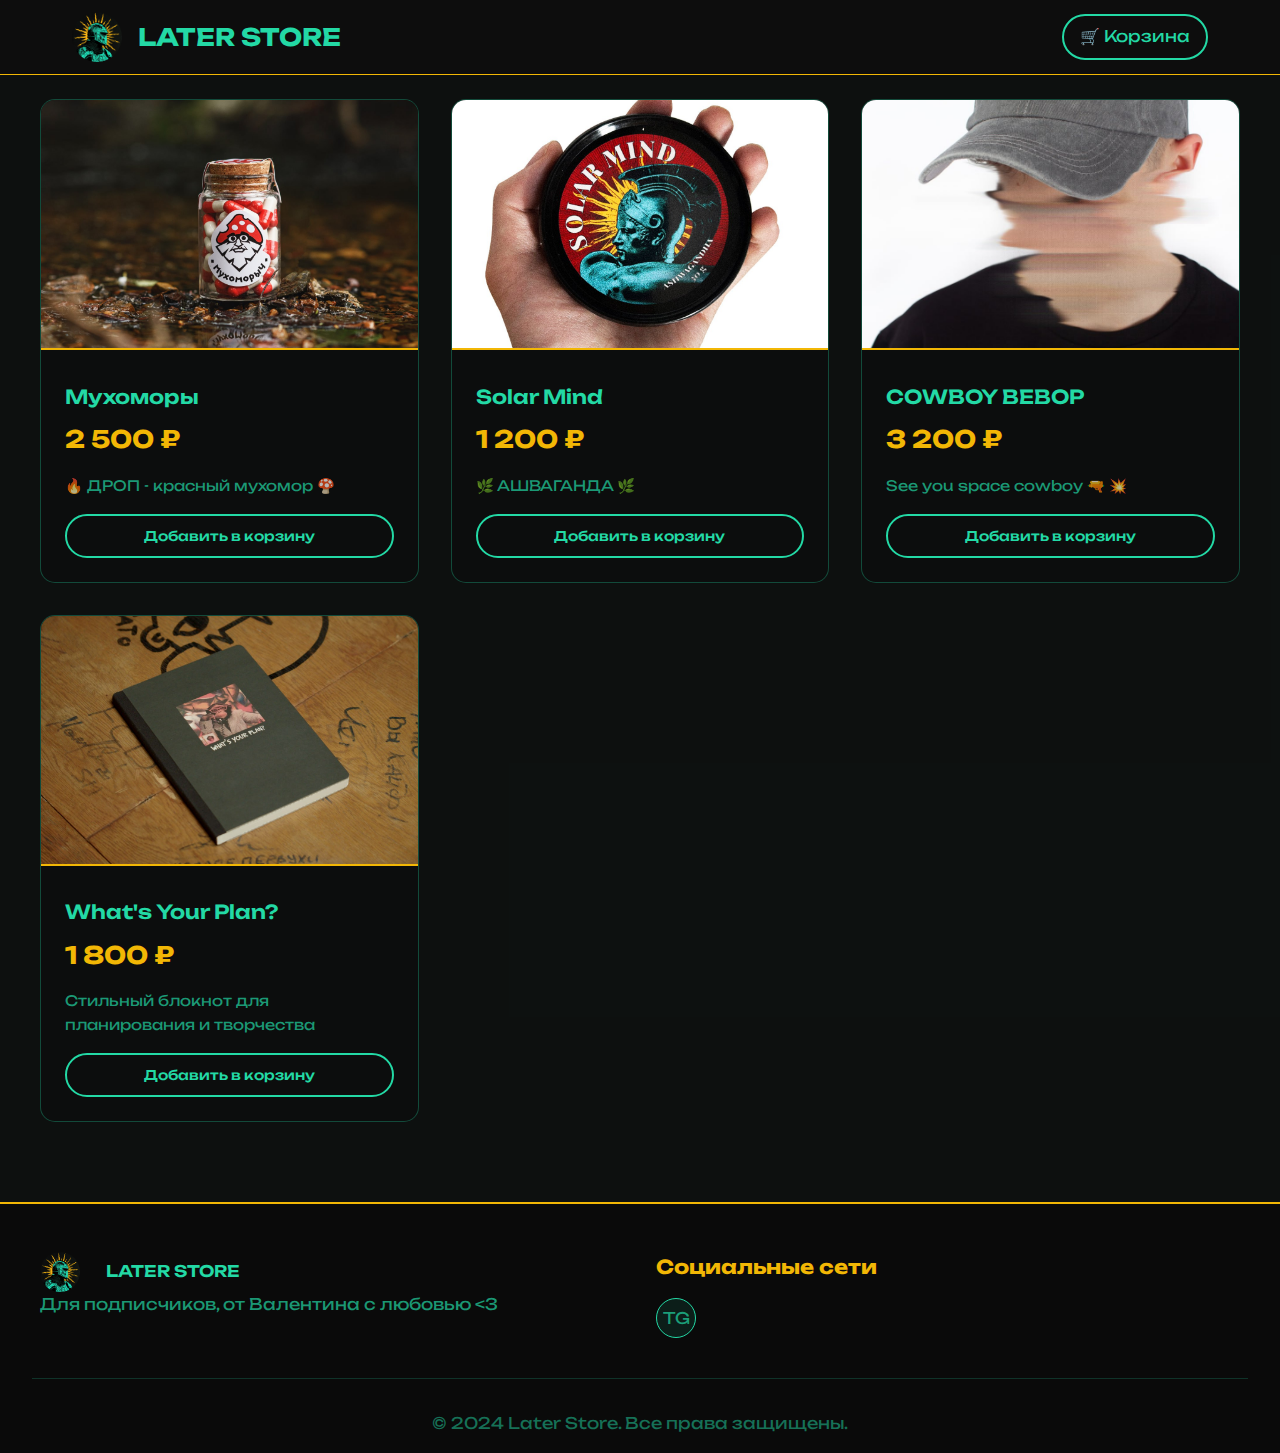
<file: index.html>
<!DOCTYPE html>
<html lang="ru">
<head>
    <meta charset="UTF-8">
    <meta name="viewport" content="width=device-width, initial-scale=1.0">
    <title>Later Store</title>
    <link href="https://fonts.googleapis.com/css2?family=Unbounded:wght@300;400;500;600;700&display=swap" rel="stylesheet">
    <link rel="stylesheet" href="styles.css">
</head>
<body>
    <header class="header">
        <nav class="nav-container">
            <div class="logo">
                <img src="images/photo_2025-08-10_15-26-32.jpg" alt="Later Store Logo">
                <span class="logo-text">LATER STORE</span>
            </div>
            
            <a href="cart.html" class="cart-icon">🛒 Корзина <span id="cart-count" class="cart-count-badge">0</span></a>
        </nav>
    </header>

    <section class="featured-products">
        <div class="products-container">
            <div class="products-grid">
                <a href="muhomory.html" class="product-card-link">
                    <div class="product-card">
                        <img src="images/photo_2025-08-10_15-23-39.jpg" alt="Мухоморы" class="product-image">
                        <div class="product-info">
                            <h3 class="product-title">Мухоморы</h3>
                            <div class="product-price">2 500 ₽</div>
                            <p class="product-description">🔥 ДРОП - красный мухомор 🍄 </p>
                            <button 
                                class="add-to-cart-btn add-to-cart"
                                data-product-id="muhomory"
                                data-product-name="Мухоморы"
                                data-product-price="2500"
                                data-product-image="images/photo_2025-08-10_15-23-39.jpg"
                            >
                                Добавить в корзину
                            </button>
                        </div>
                    </div>
                </a>

                <a href="ashwa.html" class="product-card-link">
                    <div class="product-card">
                        <img src="images/photo_2025-08-10_15-24-24.jpg" alt="Solar Mind Patch" class="product-image">
                        <div class="product-info">
                            <h3 class="product-title">Solar Mind</h3>
                            <div class="product-price">1 200 ₽</div>
                            <p class="product-description">🌿 АШВАГАНДА 🌿</p>
                            <button 
                                class="add-to-cart-btn add-to-cart"
                                data-product-id="solar-mind"
                                data-product-name="Solar Mind"
                                data-product-price="1200"
                                data-product-image="images/photo_2025-08-10_15-24-24.jpg"
                            >
                                Добавить в корзину
                            </button>
                        </div>
                    </div>
                </a>

                <a href="kepka-cowboy-bebop.html" class="product-card-link">
                    <div class="product-card">
                        <img src="images/photo_2025-08-10_15-18-03.jpg" alt="Japanese Style Cap" class="product-image">
                        <div class="product-info">
                            <h3 class="product-title">COWBOY BEBOP</h3>
                            <div class="product-price">3 200 ₽</div>
                            <p class="product-description">See you space cowboy 🔫 💥</p>
                            <button 
                                class="add-to-cart-btn add-to-cart"
                                data-product-id="cowboy-bebop-cap"
                                data-product-name="COWBOY BEBOP"
                                data-product-price="3200"
                                data-product-image="images/photo_2025-08-10_15-18-03.jpg"
                            >
                                Добавить в корзину
                            </button>
                        </div>
                    </div>
                </a>

                <a href="whats-your-plan.html" class="product-card-link">
                    <div class="product-card">
                        <img src="images/photo_2025-08-10_15-20-10.jpg" alt="What's Your Plan Notebook" class="product-image">
                        <div class="product-info">
                            <h3 class="product-title">What's Your Plan?</h3>
                            <div class="product-price">1 800 ₽</div>
                            <p class="product-description">Стильный блокнот для планирования и творчества</p>
                            <button 
                                class="add-to-cart-btn add-to-cart"
                                data-product-id="whats-your-plan-notebook"
                                data-product-name="What's Your Plan?"
                                data-product-price="1800"
                                data-product-image="images/photo_2025-08-10_15-20-10.jpg"
                            >
                                Добавить в корзину
                            </button>
                        </div>
                    </div>
                </a>
            </div>
        </div>
    </section>

    <footer class="footer" id="contact">
        <div class="footer-container">
            <div class="footer-section">
                <div class="logo">
                    <img src="images/photo_2025-08-10_15-26-32.jpg" alt="Later Store Logo" style="width: 40px; height: 40px;">
                    <span style="color: #23D9A5; font-weight: 600; margin-left: 10px;">LATER STORE</span>
                </div>
                <p>Для подписчиков, от Валентина с любовью &lt;3</p>
            </div>
            
            <div class="footer-section">
                <h3>Социальные сети</h3>
                <div class="social-links">
                    <a href="https://t.me/latermerch" target="_blank">TG</a>
                </div>
            </div>
        </div>
        
        <div class="footer-bottom">
            <p>&copy; 2024 Later Store. Все права защищены.</p>
        </div>
    </footer>
    <script src="script.js"></script>
</body>
</html>
</file>
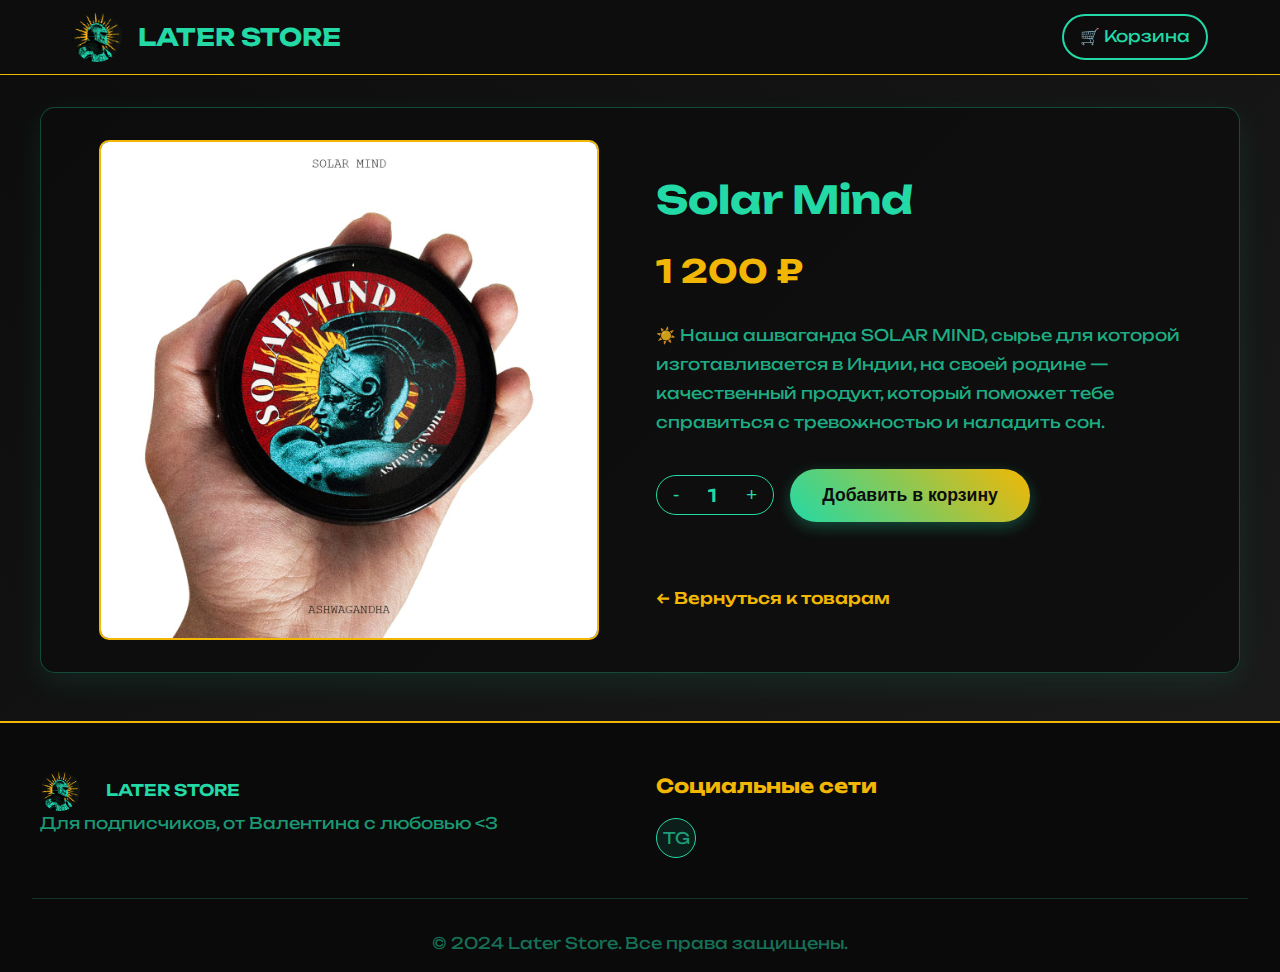
<file: ashwa.html>
<!DOCTYPE html>
<html lang="ru">
<head>
    <meta charset="UTF-8">
    <meta name="viewport" content="width=device-width, initial-scale=1.0">
    <title>Solar Mind - Later Store</title>
    <link href="https://fonts.googleapis.com/css2?family=Unbounded:wght@300;400;500;600;700&display=swap" rel="stylesheet">
    <link rel="stylesheet" href="styles.css">
</head>
<body class="product-detail-page-body">
    <header class="header">
        <nav class="nav-container">
            <div class="logo">
                <img src="images/photo_2025-08-10_15-26-32.jpg" alt="Later Store Logo">
                <span class="logo-text">LATER STORE</span>
            </div>
            
            <a href="cart.html" class="cart-icon">🛒 Корзина <span id="cart-count" class="cart-count-badge">0</span></a>
        </nav>
    </header>

    <section class="product-detail-page">
        <div class="product-detail-container">
            <div class="product-detail-image-wrapper">
                <img src="images/photo_2025-08-10_15-24-24.jpg" alt="Ashwa" class="product-detail-image">
            </div>
            <div class="product-detail-info">
                <h1 class="product-detail-title">Solar Mind</h1>
                <div class="product-detail-price">1 200 ₽</div>
                <p class="product-detail-description">
                    ☀️ Наша ашваганда SOLAR MIND, сырье для которой изготавливается в Индии, на своей родине — качественный продукт, который поможет тебе справиться с тревожностью и наладить сон.
                </p>
                <div class="product-detail-actions">
                    <div class="quantity-selector">
                        <button id="decrease-quantity">-</button>
                        <span id="product-quantity-display">1</span>
                        <button id="increase-quantity">+</button>
                    </div>
                    <button 
                        class="product-detail-add-to-cart" 
                        id="add-to-cart-detail-btn"
                        data-product-id="solar-mind"
                        data-product-name="Solar Mind"
                        data-product-price="1200"
                        data-product-image="images/photo_2025-08-10_15-24-24.jpg"
                    >
                        Добавить в корзину
                    </button>
                </div>
                <a href="index.html" class="back-to-home">← Вернуться к товарам</a>
            </div>
        </div>
    </section>

    <footer class="footer" id="contact">
        <div class="footer-container">
            <div class="footer-section">
                <div class="logo">
                    <img src="images/photo_2025-08-10_15-26-32.jpg" alt="Later Store Logo" style="width: 40px; height: 40px;">
                    <span style="color: #23D9A5; font-weight: 600; margin-left: 10px;">LATER STORE</span>
                </div>
                <p>Для подписчиков, от Валентина с любовью &lt;3</p>
            </div>
            
            <div class="footer-section">
                <h3>Социальные сети</h3>
                <div class="social-links">
                    <a href="https://t.me/latermerch" target="_blank">TG</a>
                </div>
            </div>
        </div>
        
        <div class="footer-bottom">
            <p>&copy; 2024 Later Store. Все права защищены.</p>
        </div>
    </footer>
    <script src="script.js"></script>
</body>
</html>
</file>
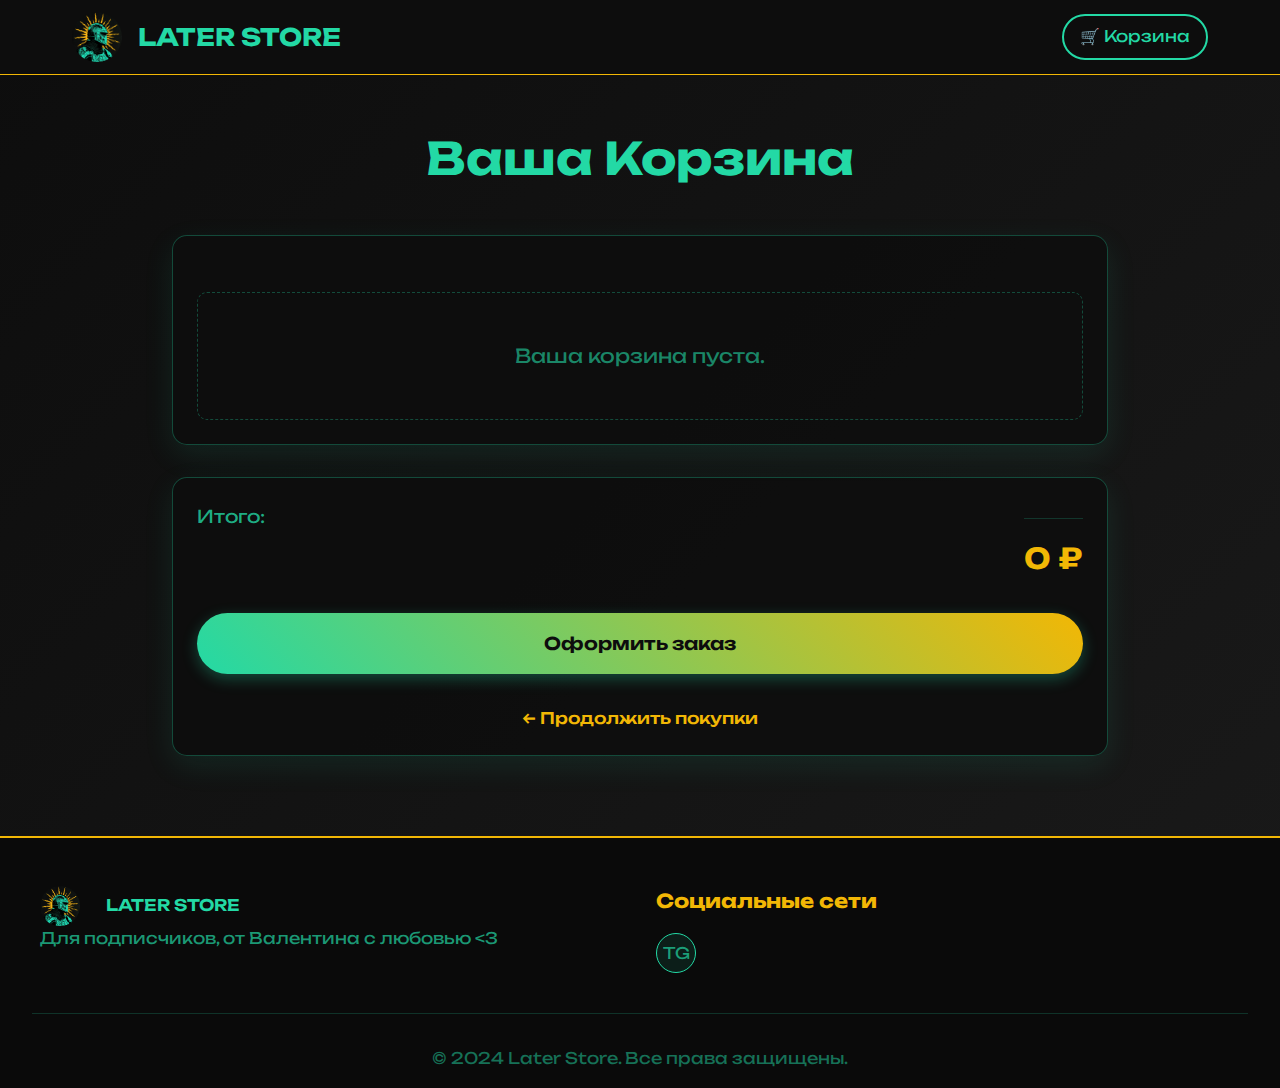
<file: cart.html>
<!DOCTYPE html>
<html lang="ru">
<head>
    <meta charset="UTF-8">
    <meta name="viewport" content="width=device-width, initial-scale=1.0">
    <title>Корзина - Later Store</title>
    <link href="https://fonts.googleapis.com/css2?family=Unbounded:wght@300;400;500;600;700&display=swap" rel="stylesheet">
    <link rel="stylesheet" href="styles.css">
</head>
<body class="cart-page-body">
    <header class="header">
        <nav class="nav-container">
            <div class="logo">
                <img src="images/photo_2025-08-10_15-26-32.jpg" alt="Later Store Logo">
                <span class="logo-text">LATER STORE</span>
            </div>
            
            <a href="cart.html" class="cart-icon">🛒 Корзина <span id="cart-count" class="cart-count-badge">0</span></a>
        </nav>
    </header>

    <section class="cart-section">
        <h1>Ваша Корзина</h1>
        <div id="cart-items-container" class="cart-items-container">
             Cart items will be rendered here by JavaScript 
            <p class="empty-cart-message">Ваша корзина пуста.</p>
        </div>

        <div class="cart-summary">
            <div class="cart-summary-row">
                <span>Итого:</span>
                <span id="cart-total-price" class="cart-total-price">0 ₽</span>
            </div>
            <a href="#" class="checkout-button">Оформить заказ</a>
            <a href="index.html" class="back-to-home" style="text-align: center; margin-top: 1rem;">← Продолжить покупки</a>
        </div>
    </section>

    <footer class="footer" id="contact">
        <div class="footer-container">
            <div class="footer-section">
                <div class="logo">
                    <img src="images/photo_2025-08-10_15-26-32.jpg" alt="Later Store Logo" style="width: 40px; height: 40px;">
                    <span style="color: #23D9A5; font-weight: 600; margin-left: 10px;">LATER STORE</span>
                </div>
                <p>Для подписчиков, от Валентина с любовью &lt;3</p>
            </div>
            
            <div class="footer-section">
                <h3>Социальные сети</h3>
                <div class="social-links">
                    <a href="https://t.me/latermerch" target="_blank">TG</a>
                </div>
            </div>
        </div>
        
        <div class="footer-bottom">
            <p>&copy; 2024 Later Store. Все права защищены.</p>
        </div>
    </footer>
    <script src="script.js"></script>
</body>
</html>
</file>
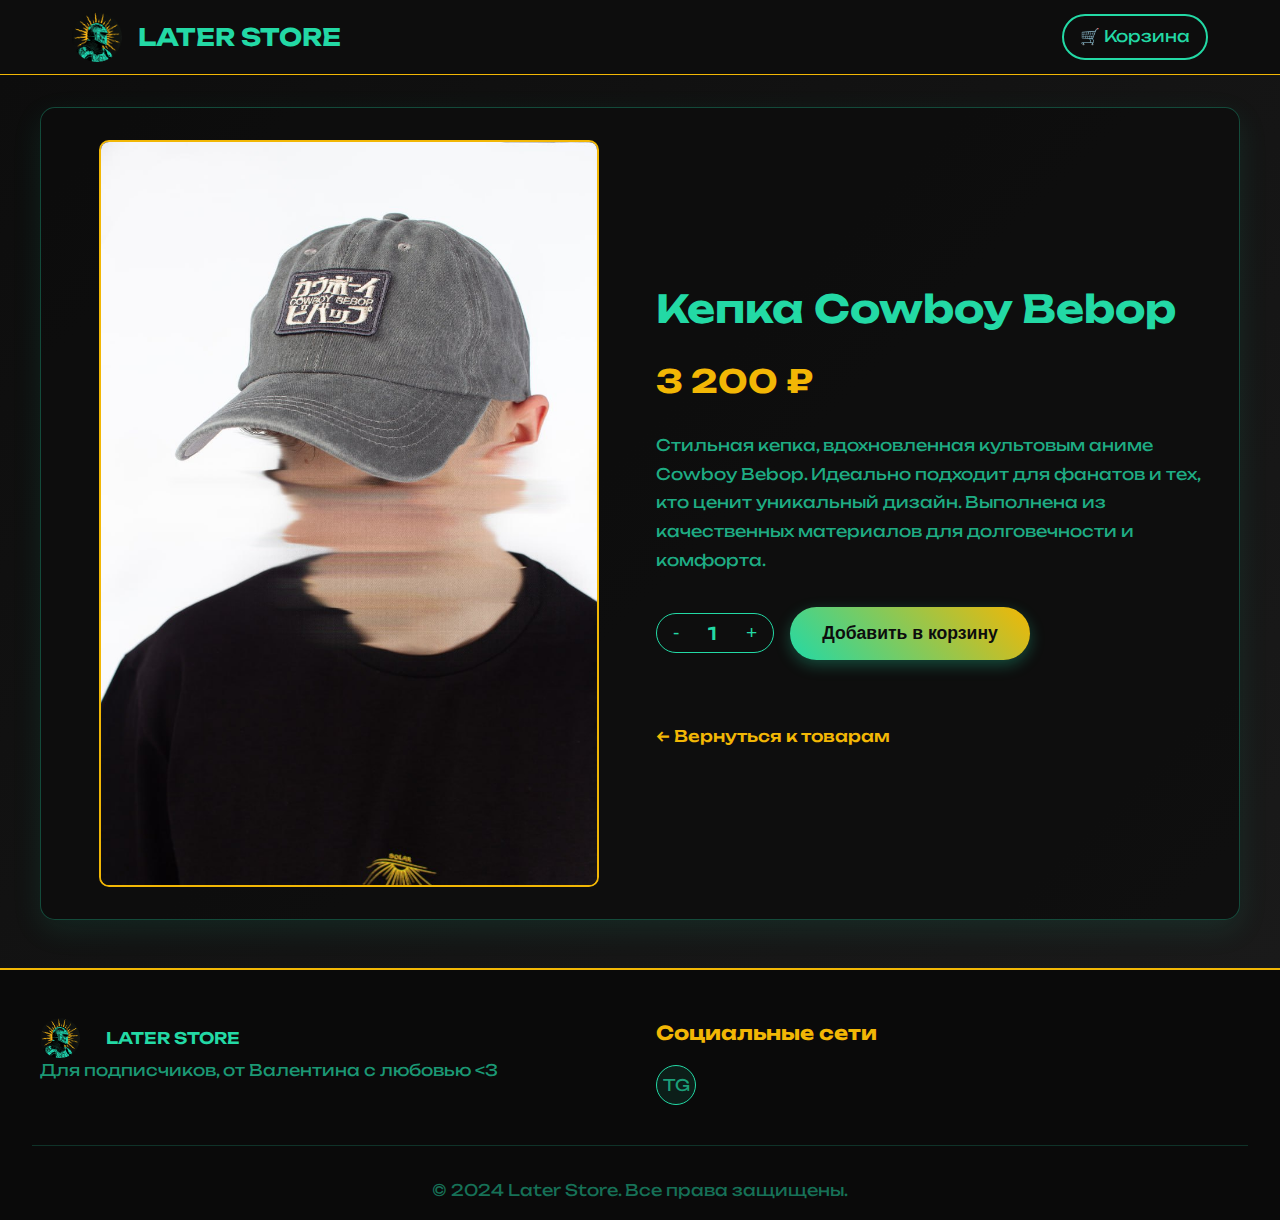
<file: kepka-cowboy-bebop.html>
<!DOCTYPE html>
<html lang="ru">
<head>
    <meta charset="UTF-8">
    <meta name="viewport" content="width=device-width, initial-scale=1.0">
    <title>Кепка Cowboy Bebop - Later Store</title>
    <link href="https://fonts.googleapis.com/css2?family=Unbounded:wght@300;400;500;600;700&display=swap" rel="stylesheet">
    <link rel="stylesheet" href="styles.css">
</head>
<body class="product-detail-page-body">
    <header class="header">
        <nav class="nav-container">
            <div class="logo">
                <img src="images/photo_2025-08-10_15-26-32.jpg" alt="Later Store Logo">
                <span class="logo-text">LATER STORE</span>
            </div>
            
            <a href="cart.html" class="cart-icon">🛒 Корзина <span id="cart-count" class="cart-count-badge">0</span></a>
        </nav>
    </header>

    <section class="product-detail-page">
        <div class="product-detail-container">
            <div class="product-detail-image-wrapper">
                <img src="images/photo_2025-08-10_15-18-03.jpg" alt="Кепка Cowboy Bebop" class="product-detail-image">
            </div>
            <div class="product-detail-info">
                <h1 class="product-detail-title">Кепка Cowboy Bebop</h1>
                <div class="product-detail-price">3 200 ₽</div>
                <p class="product-detail-description">
                    Стильная кепка, вдохновленная культовым аниме Cowboy Bebop. 
                    Идеально подходит для фанатов и тех, кто ценит уникальный дизайн. 
                    Выполнена из качественных материалов для долговечности и комфорта.
                </p>
                <div class="product-detail-actions">
                    <div class="quantity-selector">
                        <button id="decrease-quantity">-</button>
                        <span id="product-quantity-display">1</span>
                        <button id="increase-quantity">+</button>
                    </div>
                    <button 
                        class="product-detail-add-to-cart" 
                        id="add-to-cart-detail-btn"
                        data-product-id="cowboy-bebop-cap"
                        data-product-name="Кепка Cowboy Bebop"
                        data-product-price="3200"
                        data-product-image="images/photo_2025-08-10_15-18-03.jpg"
                    >
                        Добавить в корзину
                    </button>
                </div>
                <a href="index.html" class="back-to-home">← Вернуться к товарам</a>
            </div>
        </div>
    </section>

    <footer class="footer" id="contact">
        <div class="footer-container">
            <div class="footer-section">
                <div class="logo">
                    <img src="images/photo_2025-08-10_15-26-32.jpg" alt="Later Store Logo" style="width: 40px; height: 40px;">
                    <span style="color: #23D9A5; font-weight: 600; margin-left: 10px;">LATER STORE</span>
                </div>
                <p>Для подписчиков, от Валентина с любовью &lt;3</p>
            </div>
            
            <div class="footer-section">
                <h3>Социальные сети</h3>
                <div class="social-links">
                    <a href="https://t.me/latermerch" target="_blank">TG</a>
                </div>
            </div>
        </div>
        
        <div class="footer-bottom">
            <p>&copy; 2024 Later Store. Все права защищены.</p>
        </div>
    </footer>
    <script src="script.js"></script>
</body>
</html>
</file>
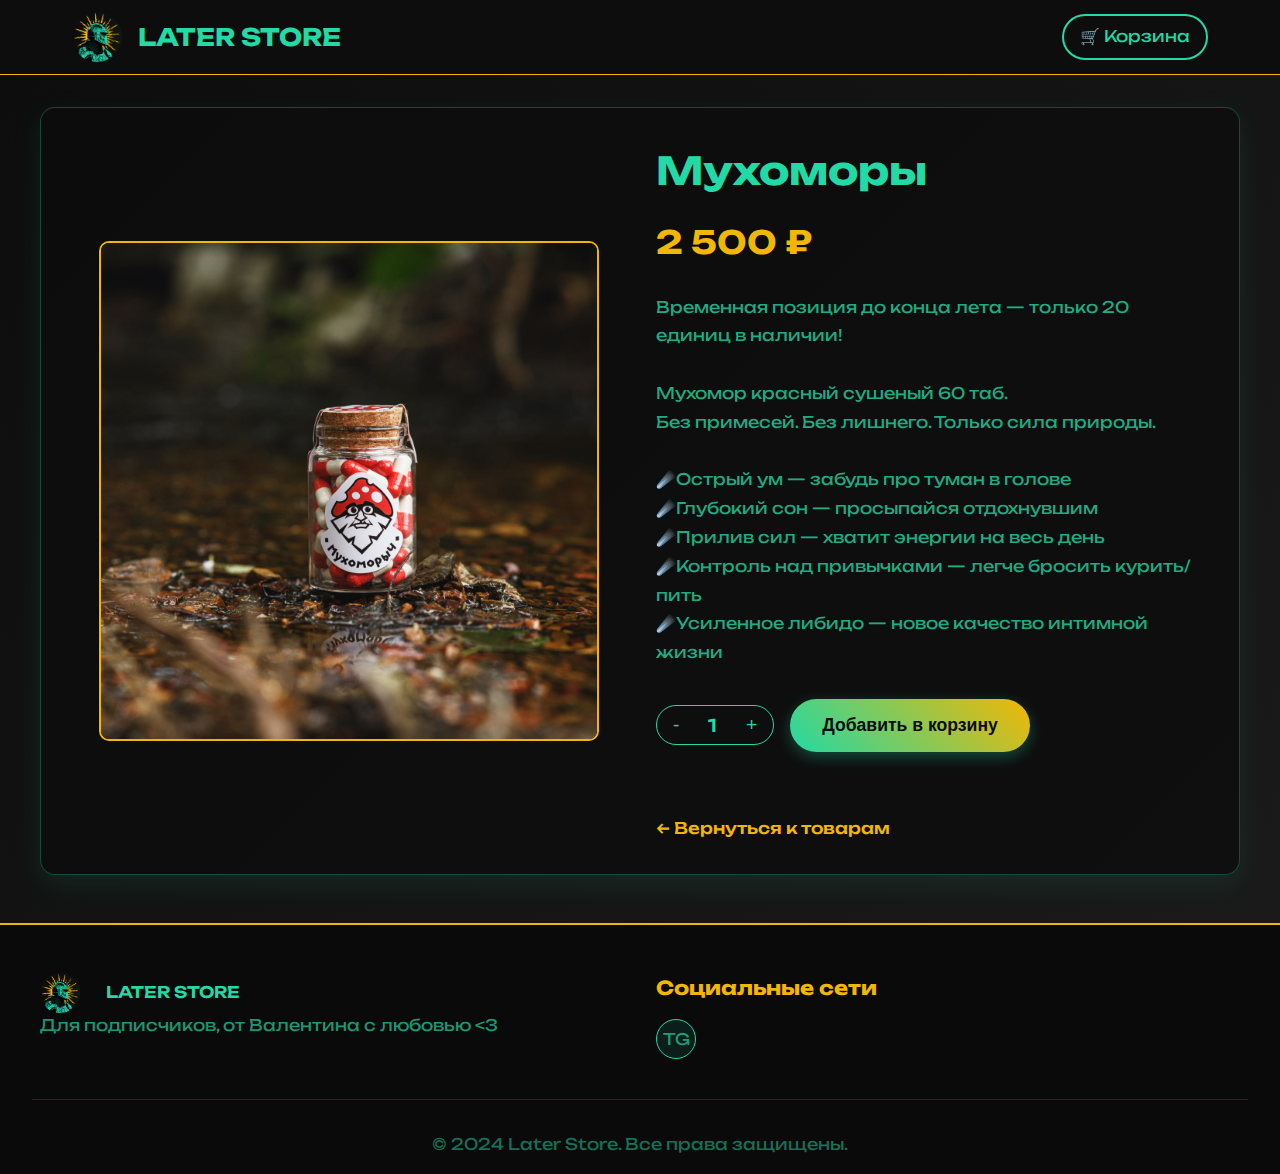
<file: muhomory.html>
<!DOCTYPE html>
<html lang="ru">
<head>
    <meta charset="UTF-8">
    <meta name="viewport" content="width=device-width, initial-scale=1.0">
    <title>Мухоморы - Later Store</title>
    <link href="https://fonts.googleapis.com/css2?family=Unbounded:wght@300;400;500;600;700&display=swap" rel="stylesheet">
    <link rel="stylesheet" href="styles.css">
</head>
<body class="product-detail-page-body">
    <header class="header">
        <nav class="nav-container">
            <div class="logo">
                <img src="images/photo_2025-08-10_15-26-32.jpg" alt="Later Store Logo">
                <span class="logo-text">LATER STORE</span>
            </div>
            
            <a href="cart.html" class="cart-icon">🛒 Корзина <span id="cart-count" class="cart-count-badge">0</span></a>
        </nav>
    </header>

    <section class="product-detail-page">
        <div class="product-detail-container">
            <div class="product-detail-image-wrapper">
                <img src="images/photo_2025-08-10_15-23-39.jpg" alt="Мухоморы" class="product-detail-image">
            </div>
            <div class="product-detail-info">
                <h1 class="product-detail-title">Мухоморы</h1>
                <div class="product-detail-price">2 500 ₽</div>
                <p class="product-detail-description">
                    Временная позиция до конца лета — только 20 единиц в наличии!
                    <br><br>
                    Мухомор красный сушеный 60 таб.<br>
                    Без примесей. Без лишнего. Только сила природы.<br>
                    <br>
                    ☄️Острый ум — забудь про туман в голове<br>
                    ☄️Глубокий сон — просыпайся отдохнувшим<br>
                    ☄️Прилив сил — хватит энергии на весь день<br>
                    ☄️Контроль над привычками — легче бросить курить/пить<br>
                    ☄️Усиленное либидо — новое качество интимной жизни<br>
                </p>
                <div class="product-detail-actions">
                    <div class="quantity-selector">
                        <button id="decrease-quantity">-</button>
                        <span id="product-quantity-display">1</span>
                        <button id="increase-quantity">+</button>
                    </div>
                    <button 
                        class="product-detail-add-to-cart" 
                        id="add-to-cart-detail-btn"
                        data-product-id="muhomory"
                        data-product-name="Мухоморы"
                        data-product-price="2500"
                        data-product-image="images/photo_2025-08-10_15-23-39.jpg"
                    >
                        Добавить в корзину
                    </button>
                </div>
                <a href="index.html" class="back-to-home">← Вернуться к товарам</a>
            </div>
        </div>
    </section>

    <footer class="footer" id="contact">
        <div class="footer-container">
            <div class="footer-section">
                <div class="logo">
                    <img src="images/photo_2025-08-10_15-26-32.jpg" alt="Later Store Logo" style="width: 40px; height: 40px;">
                    <span style="color: #23D9A5; font-weight: 600; margin-left: 10px;">LATER STORE</span>
                </div>
                <p>Для подписчиков, от Валентина с любовью &lt;3</p>
            </div>
            
            <div class="footer-section">
                <h3>Социальные сети</h3>
                <div class="social-links">
                    <a href="https://t.me/latermerch" target="_blank">TG</a>
                </div>
            </div>
        </div>
        
        <div class="footer-bottom">
            <p>&copy; 2024 Later Store. Все права защищены.</p>
        </div>
    </footer>
    <script src="script.js"></script>
</body>
</html>
</file>
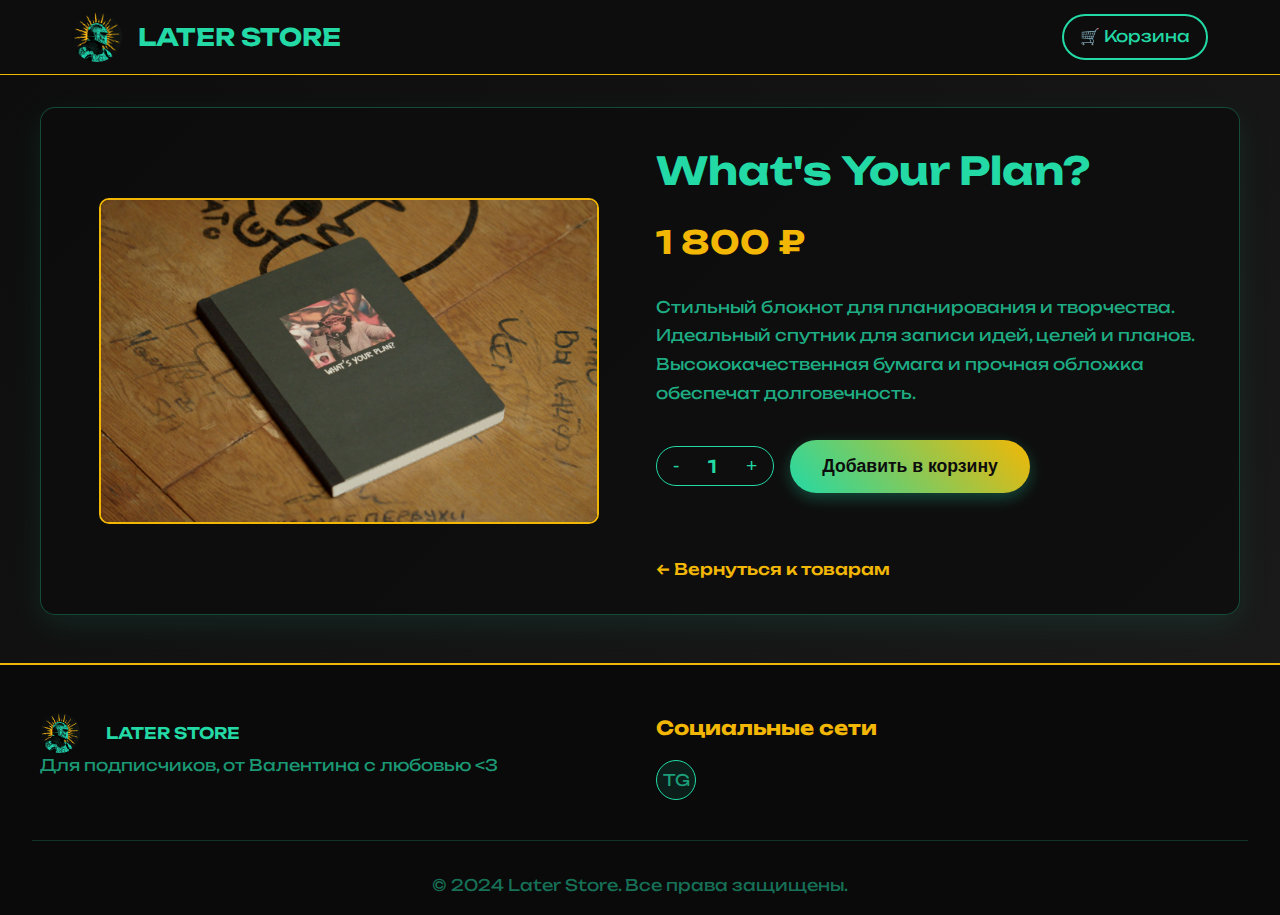
<file: whats-your-plan.html>
<!DOCTYPE html>
<html lang="ru">
<head>
    <meta charset="UTF-8">
    <meta name="viewport" content="width=device-width, initial-scale=1.0">
    <title>What's Your Plan? - Later Store</title>
    <link href="https://fonts.googleapis.com/css2?family=Unbounded:wght@300;400;500;600;700&display=swap" rel="stylesheet">
    <link rel="stylesheet" href="styles.css">
</head>
<body class="product-detail-page-body">
    <header class="header">
        <nav class="nav-container">
            <div class="logo">
                <img src="images/photo_2025-08-10_15-26-32.jpg" alt="Later Store Logo">
                <span class="logo-text">LATER STORE</span>
            </div>
            
            <a href="cart.html" class="cart-icon">🛒 Корзина <span id="cart-count" class="cart-count-badge">0</span></a>
        </nav>
    </header>

    <section class="product-detail-page">
        <div class="product-detail-container">
            <div class="product-detail-image-wrapper">
                <img src="images/photo_2025-08-10_15-20-10.jpg" alt="What's Your Plan?" class="product-detail-image">
            </div>
            <div class="product-detail-info">
                <h1 class="product-detail-title">What's Your Plan?</h1>
                <div class="product-detail-price">1 800 ₽</div>
                <p class="product-detail-description">
                    Стильный блокнот для планирования и творчества. 
                    Идеальный спутник для записи идей, целей и планов. 
                    Высококачественная бумага и прочная обложка обеспечат долговечность.
                </p>
                <div class="product-detail-actions">
                    <div class="quantity-selector">
                        <button id="decrease-quantity">-</button>
                        <span id="product-quantity-display">1</span>
                        <button id="increase-quantity">+</button>
                    </div>
                    <button 
                        class="product-detail-add-to-cart" 
                        id="add-to-cart-detail-btn"
                        data-product-id="whats-your-plan-notebook"
                        data-product-name="What's Your Plan?"
                        data-product-price="1800"
                        data-product-image="images/photo_2025-08-10_15-20-10.jpg"
                    >
                        Добавить в корзину
                    </button>
                </div>
                <a href="index.html" class="back-to-home">← Вернуться к товарам</a>
            </div>
        </div>
    </section>

    <footer class="footer" id="contact">
        <div class="footer-container">
            <div class="footer-section">
                <div class="logo">
                    <img src="images/photo_2025-08-10_15-26-32.jpg" alt="Later Store Logo" style="width: 40px; height: 40px;">
                    <span style="color: #23D9A5; font-weight: 600; margin-left: 10px;">LATER STORE</span>
                </div>
                <p>Для подписчиков, от Валентина с любовью &lt;3</p>
            </div>
            
            <div class="footer-section">
                <h3>Социальные сети</h3>
                <div class="social-links">
                    <a href="https://t.me/latermerch" target="_blank">TG</a>
                </div>
            </div>
        </div>
        
        <div class="footer-bottom">
            <p>&copy; 2024 Later Store. Все права защищены.</p>
        </div>
    </footer>
    <script src="script.js"></script>
</body>
</html>
</file>
<file: styles.css>
* {
  margin: 0;
  padding: 0;
  box-sizing: border-box;
}

body {
  font-family: "Unbounded", sans-serif;
  background-color: #0d0d0d;
  color: #23d9a5;
  line-height: 1.6;
  overflow-x: hidden;
}

/* Header */
.header {
  width: 100%;
  background: #0d0d0d;
  padding: 0.75rem 0;
  border-bottom: 1px solid #f2b705;
}

.nav-container {
  max-width: 1200px;
  margin: 0 auto;
  display: flex;
  justify-content: space-between;
  align-items: center;
  padding: 0 2rem;
}

.logo {
  display: flex;
  align-items: center;
  gap: 1rem;
}

.logo img {
  width: 50px;
  height: 50px;
  border-radius: 50%;
}

.logo-text {
  font-size: 1.5rem;
  font-weight: 700;
  color: #23d9a5;
}

.nav-menu {
  display: flex;
  list-style: none;
  gap: 2rem;
}

.nav-menu a {
  color: #23d9a5;
  text-decoration: none;
  font-weight: 400;
  transition: color 0.3s ease;
  position: relative;
}

.nav-menu a:hover {
  color: #f2b705;
}

.nav-menu a::after {
  content: "";
  position: absolute;
  bottom: -5px;
  left: 0;
  width: 0;
  height: 2px;
  background: #f2a516;
  transition: width 0.3s ease;
}

.nav-menu a:hover::after {
  width: 100%;
}

.cart-icon {
  background: none;
  border: 2px solid #23d9a5;
  color: #23d9a5;
  padding: 0.5rem 1rem;
  border-radius: 25px;
  cursor: pointer;
  transition: all 0.3s ease;
  font-family: "Unbounded", sans-serif;
  text-decoration: none; /* Added for the link */
  display: flex; /* To align icon and text */
  align-items: center;
  gap: 0.5rem;
  position: relative; /* For the badge */
}

.cart-icon:hover {
  background: #23d9a5;
  color: #0d0d0d;
}

.cart-count-badge {
  background-color: #f2b705;
  color: #0d0d0d;
  font-size: 0.75rem;
  font-weight: 700;
  border-radius: 50%;
  padding: 0.2em 0.6em;
  position: absolute;
  top: -8px;
  right: -8px;
  min-width: 20px;
  text-align: center;
  line-height: 1;
  box-shadow: 0 2px 5px rgba(0, 0, 0, 0.2);
}

/* Hero Section (не используется в index.html, но оставлен на случай, если будет добавлен) */
.hero {
  min-height: 100vh;
  display: flex;
  align-items: center;
  justify-content: center;
  text-align: center;
  padding: 0 2rem;
  background: linear-gradient(135deg, #0d0d0d 0%, #1a1a1a 100%);
  position: relative;
}

.hero::before {
  content: "";
  position: absolute;
  top: 0;
  left: 0;
  right: 0;
  bottom: 0;
  background: radial-gradient(circle at 50% 50%, rgba(35, 217, 165, 0.1) 0%, transparent 70%);
}

.hero-content {
  max-width: 800px;
  z-index: 2;
  position: relative;
}

.hero h1 {
  font-size: clamp(2.5rem, 5vw, 4rem);
  font-weight: 700;
  margin-bottom: 1rem;
  background: linear-gradient(45deg, #23d9a5, #f2b705);
  -webkit-background-clip: text;
  -webkit-text-fill-color: transparent;
  background-clip: text;
}

.hero p {
  font-size: 1.2rem;
  margin-bottom: 2rem;
  color: rgba(35, 217, 165, 0.8);
  font-weight: 300;
}

.cta-button {
  display: inline-block;
  background: linear-gradient(45deg, #23d9a5, #f2b705);
  color: #0d0d0d;
  padding: 1rem 2rem;
  text-decoration: none;
  border-radius: 50px;
  font-weight: 600;
  font-size: 1.1rem;
  transition: all 0.3s ease;
  box-shadow: 0 10px 30px rgba(35, 217, 165, 0.3);
}

.cta-button:hover {
  transform: translateY(-3px);
  box-shadow: 0 15px 40px rgba(35, 217, 165, 0.4);
}

/* Categories Section */
.categories {
  padding: 5rem 2rem;
  max-width: 1200px;
  margin: 0 auto;
}

.section-title {
  text-align: center;
  font-size: 2.5rem;
  font-weight: 600;
  margin-bottom: 1.5rem; /* Уменьшен отступ снизу */
  color: #23d9a5;
}

.categories-grid {
  display: grid;
  grid-template-columns: repeat(auto-fit, minmax(300px, 1fr));
  gap: 2rem;
}

.category-card {
  background: rgba(35, 217, 165, 0.05);
  border: 1px solid rgba(35, 217, 165, 0.2);
  border-radius: 15px;
  padding: 2rem;
  text-align: center;
  transition: all 0.3s ease;
  cursor: pointer;
}

.category-card:hover {
  transform: translateY(-10px);
  border-color: #f2b705;
  box-shadow: 0 20px 40px rgba(35, 217, 165, 0.1);
}

.category-card h3 {
  font-size: 1.5rem;
  margin-bottom: 1rem;
  color: #f2b705;
}

.category-card p {
  color: rgba(35, 217, 165, 0.7);
}

/* Featured Products */
.featured-products {
  padding-top: 1.5rem; /* Уменьшен верхний отступ для главной страницы */
  padding-bottom: 5rem;
  padding-left: 2rem;
  padding-right: 2rem;
  background: rgba(35, 217, 165, 0.02);
}

.products-container {
  max-width: 1200px;
  margin: 0 auto;
}

.products-grid {
  display: grid;
  grid-template-columns: repeat(auto-fit, minmax(280px, 1fr));
  gap: 2rem;
  /* margin-top: 3rem; -- УДАЛЕНО, так как отступ теперь контролируется margin-bottom у .section-title */
}

.product-card-link {
  text-decoration: none;
  color: inherit;
}

.product-card {
  background: rgba(13, 13, 13, 0.8);
  border: 1px solid rgba(35, 217, 165, 0.3);
  border-radius: 15px;
  overflow: hidden;
  transition: all 0.3s ease;
  cursor: pointer;
}

.product-card:hover {
  transform: translateY(-5px);
  border-color: #f2a516;
  box-shadow: 0 15px 30px rgba(35, 217, 165, 0.2);
}

.product-image {
  width: 100%;
  height: 250px;
  object-fit: cover;
  border-bottom: 2px solid #f2b705;
}

.product-info {
  padding: 1.5rem;
}

.product-title {
  font-size: 1.2rem;
  font-weight: 600;
  margin-bottom: 0.5rem;
  color: #23d9a5;
}

.product-price {
  font-size: 1.5rem;
  font-weight: 700;
  color: #f2b705;
  margin-bottom: 1rem;
}

.product-description {
  color: rgba(35, 217, 165, 0.7);
  font-size: 0.9rem;
  margin-bottom: 1rem;
}

.add-to-cart {
  width: 100%;
  background: transparent;
  border: 2px solid #23d9a5;
  color: #23d9a5;
  padding: 0.75rem;
  border-radius: 25px;
  cursor: pointer;
  transition: all 0.3s ease;
  font-family: "Unbounded", sans-serif;
  font-weight: 500;
}

.add-to-cart:hover {
  background: #23d9a5;
  color: #0d0d0d;
}

/* Footer */
.footer {
  background: #0a0a0a;
  padding: 3rem 2rem 1rem;
  border-top: 2px solid #f2b705;
}

.footer-container {
  max-width: 1200px;
  margin: 0 auto;
  display: grid;
  grid-template-columns: repeat(auto-fit, minmax(250px, 1fr));
  gap: 2rem;
}

.footer-section h3 {
  color: #f2b705;
  margin-bottom: 1rem;
  font-size: 1.2rem;
}

.footer-section p,
.footer-section a {
  color: rgba(35, 217, 165, 0.7);
  text-decoration: none;
  margin-bottom: 0.5rem;
  display: block;
  transition: color 0.3s ease;
}

.footer-section a:hover {
  color: #23d9a5;
}

.social-links {
  display: flex;
  gap: 1rem;
  margin-top: 1rem;
}

.social-links a {
  display: inline-block;
  width: 40px;
  height: 40px;
  background: rgba(35, 217, 165, 0.1);
  border: 1px solid #23d9a5;
  border-radius: 50%;
  text-align: center;
  line-height: 38px;
  transition: all 0.3s ease;
}

.social-links a:hover {
  background: #23d9a5;
  color: #0d0d0d;
}

.footer-bottom {
  text-align: center;
  margin-top: 2rem;
  padding-top: 2rem;
  border-top: 1px solid rgba(35, 217, 165, 0.2);
  color: rgba(35, 217, 165, 0.5);
}

/* Mobile Menu */
.mobile-menu-toggle {
  display: none;
  background: none;
  border: none;
  color: #23d9a5;
  font-size: 1.5rem;
  cursor: pointer;
}

/* Product Detail Page */
.product-detail-page {
  padding-top: 2rem;
  background: linear-gradient(135deg, #0d0d0d 0%, #1a1a1a 100%);
  padding-bottom: 3rem;
}

.product-detail-container {
  max-width: 1200px;
  margin: 0 auto;
  padding: 2rem;
  background: rgba(13, 13, 13, 0.8);
  border: 1px solid rgba(35, 217, 165, 0.3);
  border-radius: 15px;
  display: flex;
  flex-wrap: wrap;
  gap: 2rem;
  box-shadow: 0 10px 30px rgba(35, 217, 165, 0.1);
}

.product-detail-image-wrapper {
  flex: 1;
  min-width: 300px;
  display: flex;
  justify-content: center;
  align-items: center;
}

.product-detail-image {
  width: 100%;
  max-width: 500px;
  height: auto;
  border-radius: 10px;
  border: 2px solid #f2b705;
  object-fit: cover;
}

.product-detail-info {
  flex: 1;
  min-width: 300px;
  display: flex;
  flex-direction: column;
  justify-content: center;
}

.product-detail-title {
  font-size: clamp(1.8rem, 3vw, 2.5rem);
  font-weight: 700;
  margin-bottom: 1rem;
  color: #23d9a5;
}

.product-detail-price {
  font-size: clamp(1.5rem, 2.5vw, 2.2rem);
  font-weight: 700;
  color: #f2b705;
  margin-bottom: 1.5rem;
}

.product-detail-description {
  color: rgba(35, 217, 165, 0.8);
  font-size: 1rem;
  line-height: 1.8;
  margin-bottom: 2rem;
}

.product-detail-actions {
  display: flex;
  gap: 1rem;
  align-items: center;
  margin-bottom: 2rem;
}

.quantity-selector {
  display: flex;
  align-items: center;
  border: 1px solid #23d9a5;
  border-radius: 25px;
  overflow: hidden;
}

.quantity-selector button {
  background: none;
  border: none;
  color: #23d9a5;
  font-size: 1.2rem;
  padding: 0.5rem 1rem;
  cursor: pointer;
  transition: background 0.3s ease;
}

.quantity-selector button:hover {
  background: rgba(35, 217, 165, 0.1);
}

.quantity-selector span {
  color: #23d9a5;
  padding: 0 0.8rem;
  font-size: 1.1rem;
  font-weight: 500;
}

.product-detail-add-to-cart {
  background: linear-gradient(45deg, #23d9a5, #f2b705);
  color: #0d0d0d;
  padding: 1rem 2rem;
  border: none;
  border-radius: 50px;
  font-weight: 600;
  font-size: 1.1rem;
  cursor: pointer;
  transition: all 0.3s ease;
  box-shadow: 0 5px 15px rgba(35, 217, 165, 0.3);
}

.product-detail-add-to-cart:hover {
  transform: translateY(-3px);
  box-shadow: 0 8px 20px rgba(35, 217, 165, 0.4);
}

.back-to-home {
  display: inline-block;
  margin-top: 2rem;
  color: #f2b705;
  text-decoration: none;
  font-weight: 500;
  transition: color 0.3s ease;
}

.back-to-home:hover {
  color: #23d9a5;
}

/* Cart Page Specific Styles */
.cart-page-body {
  background: linear-gradient(135deg, #0d0d0d 0%, #1a1a1a 100%);
}

.cart-section {
  padding: 3rem 2rem 5rem;
  max-width: 1000px;
  margin: 0 auto;
}

.cart-section h1 {
  text-align: center;
  font-size: 2.8rem;
  font-weight: 700;
  margin-bottom: 2.5rem;
  color: #23d9a5;
}

.cart-items-container {
  background: rgba(13, 13, 13, 0.8);
  border: 1px solid rgba(35, 217, 165, 0.3);
  border-radius: 15px;
  padding: 1.5rem;
  margin-bottom: 2rem;
  box-shadow: 0 10px 30px rgba(35, 217, 165, 0.1);
}

.cart-item {
  display: flex;
  align-items: center;
  gap: 1.5rem;
  padding: 1rem 0;
  border-bottom: 1px solid rgba(35, 217, 165, 0.1);
}

.cart-item:last-child {
  border-bottom: none;
}

.cart-item-image {
  width: 80px;
  height: 80px;
  object-fit: cover;
  border-radius: 8px;
  border: 1px solid #f2b705;
}

.cart-item-details {
  flex-grow: 1;
}

.cart-item-details h3 {
  font-size: 1.1rem;
  color: #23d9a5;
  margin-bottom: 0.5rem;
}

.cart-item-price {
  font-size: 1rem;
  color: #f2b705;
  font-weight: 600;
}

.cart-item-quantity-controls {
  display: flex;
  align-items: center;
  border: 1px solid #23d9a5;
  border-radius: 20px;
  overflow: hidden;
}

.cart-item-quantity-controls button {
  background: none;
  border: none;
  color: #23d9a5;
  font-size: 1rem;
  padding: 0.4rem 0.8rem;
  cursor: pointer;
  transition: background 0.3s ease;
}

.cart-item-quantity-controls button:hover {
  background: rgba(35, 217, 165, 0.1);
}

.cart-item-quantity-controls span {
  color: #23d9a5;
  padding: 0 0.6rem;
  font-size: 0.9rem;
  font-weight: 500;
}

.cart-item-remove {
  background: none;
  border: none;
  color: #f2b705;
  font-size: 1.5rem;
  cursor: pointer;
  transition: color 0.3s ease;
  padding: 0.5rem;
}

.cart-item-remove:hover {
  color: #ff4d4d;
}

.cart-summary {
  background: rgba(13, 13, 13, 0.8);
  border: 1px solid rgba(35, 217, 165, 0.3);
  border-radius: 15px;
  padding: 1.5rem;
  display: flex;
  flex-direction: column;
  gap: 1rem;
  box-shadow: 0 10px 30px rgba(35, 217, 165, 0.1);
}

.cart-summary-row {
  display: flex;
  justify-content: space-between;
  font-size: 1.1rem;
  color: rgba(35, 217, 165, 0.8);
}

.cart-total-price {
  font-size: 1.8rem;
  font-weight: 700;
  color: #f2b705;
  border-top: 1px solid rgba(35, 217, 165, 0.2);
  padding-top: 1rem;
  margin-top: 1rem;
}

.checkout-button {
  width: 100%;
  background: linear-gradient(45deg, #23d9a5, #f2b705);
  color: #0d0d0d;
  padding: 1rem 2rem;
  border: none;
  border-radius: 50px;
  font-weight: 600;
  font-size: 1.1rem;
  cursor: pointer;
  transition: all 0.3s ease;
  box-shadow: 0 5px 15px rgba(35, 217, 165, 0.3);
  text-align: center;
  text-decoration: none;
  margin-top: 1rem;
}

.checkout-button:hover {
  transform: translateY(-3px);
  box-shadow: 0 8px 20px rgba(35, 217, 165, 0.4);
}

.empty-cart-message {
  text-align: center;
  font-size: 1.2rem;
  color: rgba(35, 217, 165, 0.6);
  padding: 3rem;
  border: 1px dashed rgba(35, 217, 165, 0.3);
  border-radius: 10px;
  margin-top: 2rem;
}

/* Responsive Design */
@media (max-width: 768px) {
  .nav-menu {
    display: none;
  }

  .mobile-menu-toggle {
    display: block;
  }

  .hero h1 {
    font-size: 2.5rem;
  }

  .hero p {
    font-size: 1rem;
  }

  .section-title {
    font-size: 2rem;
  }

  .categories-grid,
  .products-grid {
    grid-template-columns: 1fr;
  }

  .nav-container {
    padding: 0 1rem;
  }

  .logo img {
    width: 40px;
    height: 40px;
  }

  .logo-text {
    font-size: 1.2rem;
  }

  .header {
    padding: 0.5rem 0;
  }

  .product-detail-container {
    flex-direction: column;
    padding: 1.5rem;
  }

  .product-detail-image-wrapper,
  .product-detail-info {
    min-width: unset;
    width: 100%;
  }

  .product-detail-actions {
    flex-direction: column;
    align-items: flex-start;
  }

  .product-detail-add-to-cart {
    width: 100%;
  }

  .cart-section h1 {
    font-size: 2rem;
  }

  .cart-item {
    display: grid;
    grid-template-columns: 80px 1fr auto; /* Изображение, Детали/Количество, Кнопка удаления */
    grid-template-rows: auto auto; /* Две строки для контента */
    grid-template-areas:
      "image details details"
      "image quantity remove";
    gap: 0.5rem 1rem; /* Отступы между строками и столбцами */
    align-items: center; /* Выравнивание элементов по центру в их строках */
    padding: 0.75rem 0;
  }

  .cart-item-image {
    grid-area: image;
    width: 80px;
    height: 80px;
    object-fit: cover;
    border-radius: 8px;
    border: 1px solid #f2b705;
  }

  .cart-item-details {
    grid-area: details;
    /* flex-grow: 1; */ /* Удалено, так как grid-area уже управляет размером */
    /* text-align: left; */ /* Удалено, так как grid-area уже управляет размером */
    /* width: auto; */ /* Удалено, так как grid-area уже управляет размером */
  }

  .cart-item-details h3 {
    font-size: 1.1rem; /* Скорректированный размер шрифта */
    margin-bottom: 0.25rem; /* Уменьшенный отступ */
  }

  .cart-item-price {
    font-size: 1rem; /* Скорректированный размер шрифта */
  }

  .cart-item-quantity-controls {
    grid-area: quantity;
    /* flex-shrink: 0; */ /* Удалено, так как grid-area уже управляет размером */
    justify-self: start; /* Выравнивание по левому краю в ячейке сетки */
  }

  .cart-item-remove {
    grid-area: remove;
    /* flex-shrink: 0; */ /* Удалено, так как grid-area уже управляет размером */
    justify-self: end; /* Выравнивание по правому краю в ячейке сетки */
    align-self: center; /* Выравнивание по центру по вертикали с элементами управления количеством */
    /* margin: 0; */ /* Удалено, так как grid-area уже управляет размером */
    font-size: 1.5rem; /* Возвращаем исходный размер для лучшей видимости */
  }

  /* Дополнительные стили для очень маленьких экранов (например, < 480px) */
  @media (max-width: 480px) {
    .cart-item {
      grid-template-columns: 70px 1fr; /* Изображение, затем контент */
      grid-template-rows: auto auto auto; /* Изображение, Детали, Количество, Удалить */
      grid-template-areas:
        "image details"
        "quantity quantity" /* Элементы управления количеством занимают всю ширину под деталями */
        "remove remove"; /* Кнопка удаления занимает всю ширину под элементами управления количеством */
      gap: 0.5rem; /* Уменьшенный отступ */
    }

    .cart-item-image {
      width: 70px;
      height: 70px;
    }

    .cart-item-quantity-controls {
      justify-self: start; /* Выравнивание по левому краю */
      margin-top: 0.5rem; /* Добавляем отступ от деталей */
    }

    .cart-item-remove {
      justify-self: end; /* Выравнивание по правому краю */
      margin-top: 0.5rem; /* Добавляем отступ от элементов управления количеством */
    }
  }

  .cart-icon {
    padding: 0.3rem 0.7rem; /* Уменьшаем паддинг */
    font-size: 0.9rem; /* Уменьшаем размер шрифта */
  }
}

@media (max-width: 480px) {
  .hero {
    padding: 0 1rem;
  }

  .categories,
  .featured-products {
    padding: 3rem 1rem;
  }

  .footer {
    padding: 2rem 1rem 1rem;
  }
}

/* Animations */
@keyframes fadeInUp {
  from {
    opacity: 0;
    transform: translateY(30px);
  }
  to {
    opacity: 1;
    transform: translateY(0);
  }
}

.hero-content {
  animation: fadeInUp 1s ease-out;
}

.category-card,
.product-card {
  animation: fadeInUp 0.6s ease-out forwards;
}

/* Toast Notification Styles */
#toast-container {
  position: fixed;
  bottom: 20px;
  right: 20px;
  display: flex;
  flex-direction: column;
  gap: 10px;
  z-index: 1000;
  pointer-events: none; /* Allow clicks to pass through container */
}

.toast-message {
  background-color: rgba(35, 217, 165, 0.9); /* Greenish background */
  color: #0d0d0d; /* Dark text */
  padding: 12px 20px;
  border-radius: 8px;
  box-shadow: 0 4px 15px rgba(0, 0, 0, 0.3);
  font-size: 0.95rem;
  font-weight: 500;
  opacity: 0;
  transform: translateY(20px);
  transition: opacity 0.3s ease-out, transform 0.3s ease-out;
  pointer-events: auto; /* Allow clicks on individual toasts */
  max-width: 300px; /* Limit width */
  word-wrap: break-word; /* Ensure long messages wrap */
}

.toast-message.show {
  animation: slideInUp 0.3s forwards;
}

.toast-message.hide {
  animation: fadeOut 0.3s forwards;
}

@keyframes slideInUp {
  from {
    opacity: 0;
    transform: translateY(20px);
  }
  to {
    opacity: 1;
    transform: translateY(0);
  }
}

@keyframes fadeOut {
  from {
    opacity: 1;
    transform: translateY(0);
  }
  to {
    opacity: 0;
    transform: translateY(20px);
  }
}

/* Responsive adjustments for toast */
@media (max-width: 600px) {
  #toast-container {
    bottom: 10px;
    right: 10px;
    left: 10px; /* Occupy full width on small screens */
    align-items: center; /* Center toasts horizontally */
  }

  .toast-message {
    max-width: 90%; /* Adjust max-width for mobile */
    text-align: center;
  }
}
</file>
